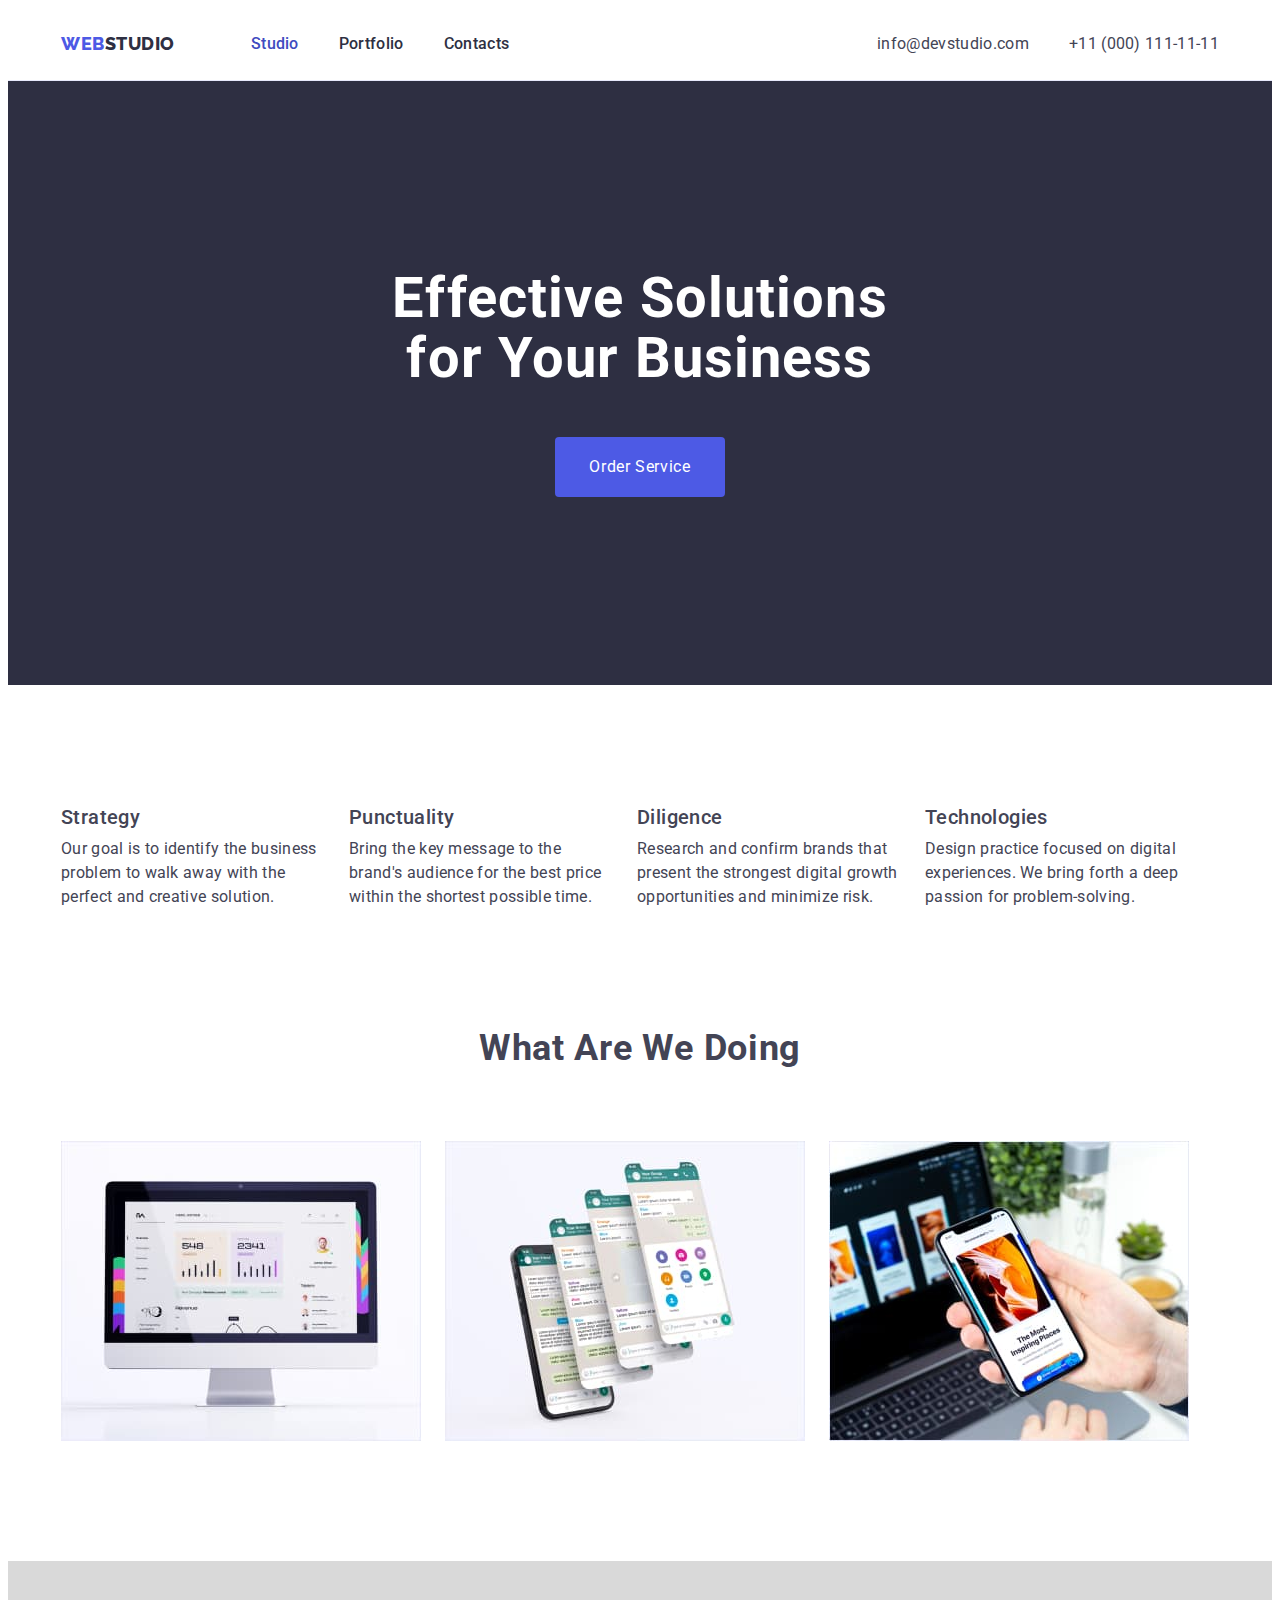
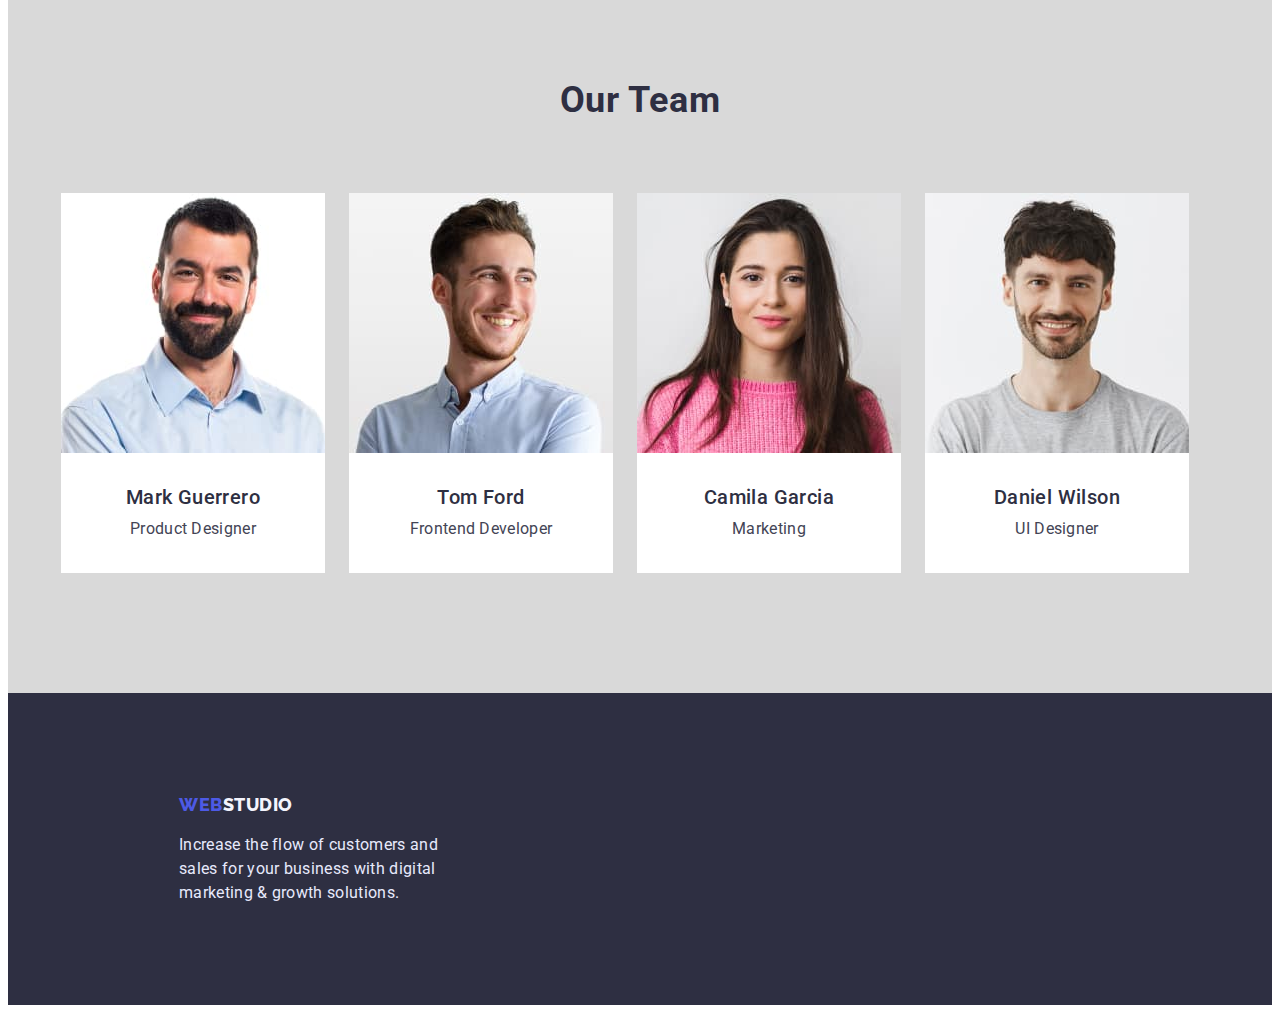
<file: index.html>
<!DOCTYPE html>
<html lang="en">

<head>
  <meta charset="UTF-8" />
  <meta http-equiv="X-UA-Compatible" content="IE=edge" />
  <meta name="viewport" content="width=, initial-scale=1.0" />
  <title>Studio</title>
  <link rel="stylesheet" href="https://cdnjs.cloudflare.com/ajax/libs/modern-normalize/1.1.0/modern-normalize.min.css"
    integrity="sha512-wpPYUAdjBVSE4KJnH1VR1HeZfpl1ub8YT/NKx4PuQ5NmX2tKuGu6U/JRp5y+Y8XG2tV+wKQpNHVUX03MfMFn9Q=="
    crossorigin="anonymous" referrerpolicy="no-referrer" />
  <link rel="preconnect" href="https://fonts.googleapis.com">
  <link rel="preconnect" href="https://fonts.gstatic.com" crossorigin>
  <link href="https://fonts.googleapis.com/css2?family=Raleway:wght@800&family=Roboto:wght@400;500;700&display=swap"
    rel="stylesheet">
  <link rel="stylesheet" href="./css/styles.css" />
</head>

<body>
  <!-- Header -->
  <header class="header">
    <div class="container header-container">
      <nav class="header-nav">
        <a href="./index.html" class="logo"><span class="logo-item">Web</span>Studio</a>
        <ul class="site-nav list">
          <li><a href="./index.html" class="link current">Studio</a></li>
          <li><a href="./portfolio.html" target="_blanc" class="link">Portfolio</a></li>
          <li><a href="#" class="link">Contacts</a></li>
        </ul>
      </nav>
      <address class="address">
        <ul class="auth-nav list">
          <li><a href="mailto:info@devstudio.com" class="link">info@devstudio.com</a></li>
          <li><a href="tel:+110001111111" class="link">+11 (000) 111-11-11</a></li>
        </ul>
      </address>
    </div>
  </header>
  <main>
    <!-- Hero -->
    <section class="hero">
      <h1 class="hero-title">Effective Solutions for Your Business</h1>
      <button type="button" class="hero-button">Order Service</button>
    </section>
    <!-- Advantages -->
    <section class="section advantages-section">
      <h2 class="visually-hidden">Advantages</h2>
      <ul class="list container advantages">
        <li>
          <h3 class="advantages-title">Strategy</h3>
          <p class="advantages-text">
            Our goal is to identify the business problem to walk away with the
            perfect and creative solution.
          </p>
        </li>
        <li>
          <h3 class="advantages-title">Punctuality</h3>
          <p class="advantages-text">
            Bring the key message to the brand's audience for the best price
            within the shortest possible time.
          </p>
        </li>
        <li>
          <h3 class="advantages-title">Diligence</h3>
          <p class="advantages-text">
            Research and confirm brands that present the strongest digital
            growth opportunities and minimize risk.
          </p>
        </li>
        <li>
          <h3 class="advantages-title">Technologies</h3>
          <p class="advantages-text">
            Design practice focused on digital experiences. We bring forth a
            deep passion for problem-solving.
          </p>
        </li>
      </ul>
    </section>
    <!-- What are we doing -->
    <section class="section work-section">
      <div class="container">
        <h2 class="section-title-name">What are we doing</h2>
        <ul class="list work-list">
          <li>
            <img src="./images/what-are-we-doing/imac.jpg" alt="imac" width="360" height="300" />
          </li>
          <li>
            <img src="./images/what-are-we-doing/four-phone-screens.jpg" alt="four-phone-screens" width="360"
              height="300" />
          </li>
          <li>
            <img src="./images/what-are-we-doing/iphone-and-macbook.jpg" alt="iphona-and-macboom" width="360"
              height="300" />
          </li>
        </ul>
      </div>
    </section>
    <!-- Our team -->
    <section class="section team-section">
      <div class="container">
        <h2 class="section-title">Our Team</h2>
        <ul class="list employers">
          <li>
            <img src="./images/our-team/mark-guerrero.jpg" class="empl-card" alt="marc-guerrero" width="264"
              height="260" />
            <div class="employee">
              <h3 class="team-name">Mark Guerrero</h3>
              <p class="team-position">Product Designer</p>
            </div>
          </li>

          <li>
            <img src="./images/our-team/tom-ford.jpg" class="empl-card" alt="tom-ford" width="264" height="260" />
            <div class="employee">
              <h3 class="team-name">Tom Ford</h3>
              <p class="team-position">Frontend Developer</p>
            </div>
          </li>
          <li>
            <img src="./images/our-team/camila-garcia.jpg" class="empl-card" alt="camila-garcia" width="264"
              height="260" />
            <div class="employee">
              <h3 class="team-name">Camila Garcia</h3>
              <p class="team-position">Marketing</p>
            </div>
          </li>
          <li>
            <img src="./images/our-team/daniel-wilson.jpg" alt="daniel-wilson" width="264" height="260" />
            <div class="employee">
              <h3 class="team-name">Daniel Wilson</h3>
              <p class="team-position">UI Designer</p>
            </div>
          </li>
        </ul>
      </div>
    </section>
  </main>
  <!-- Footer -->
  <footer class="footer">
    <div class="container footer-container">
      <a href="./index.html" class="logo"><span class="logo-item">Web</span><span class="
      logo-item-white">Studio</span></a>
      <p class="footer-text">
        Increase the flow of customers and sales for your business with digital
        marketing & growth solutions.
      </p>
    </div>
  </footer>
</body>

</html>
</file>
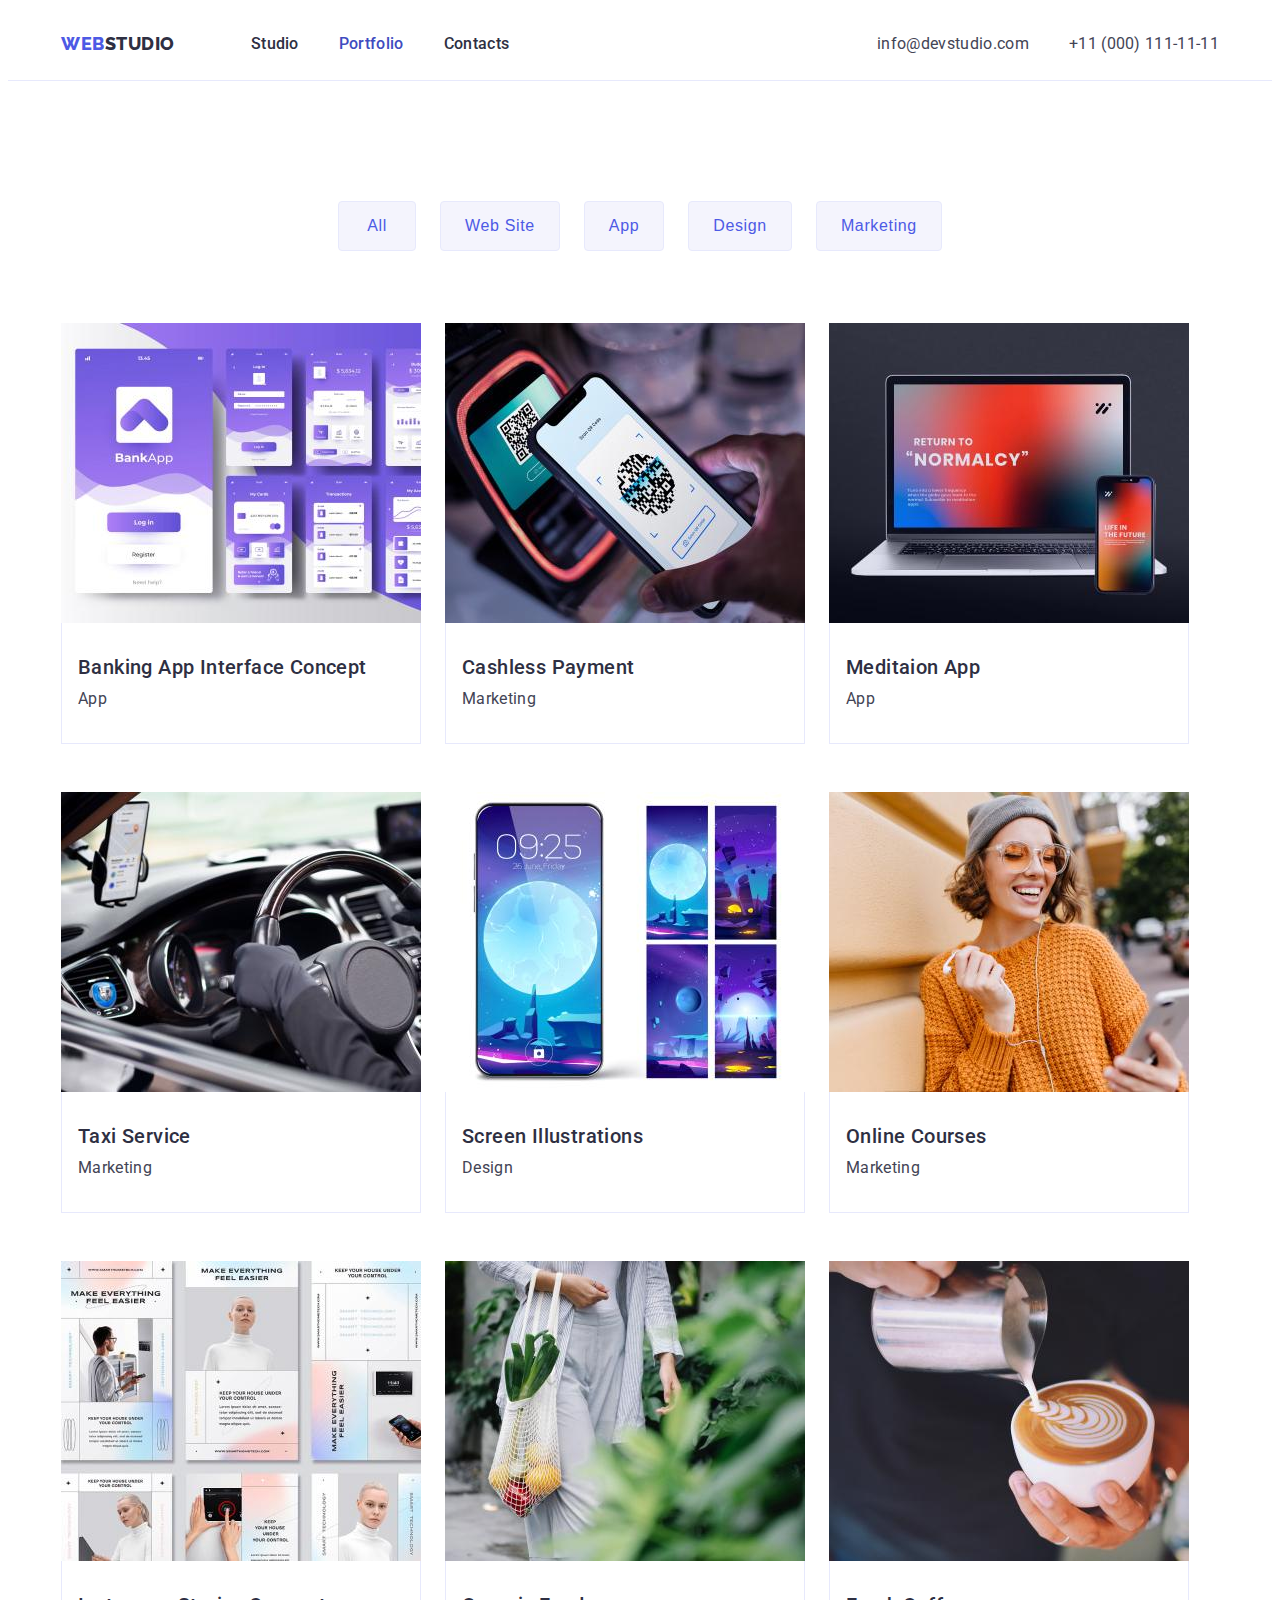
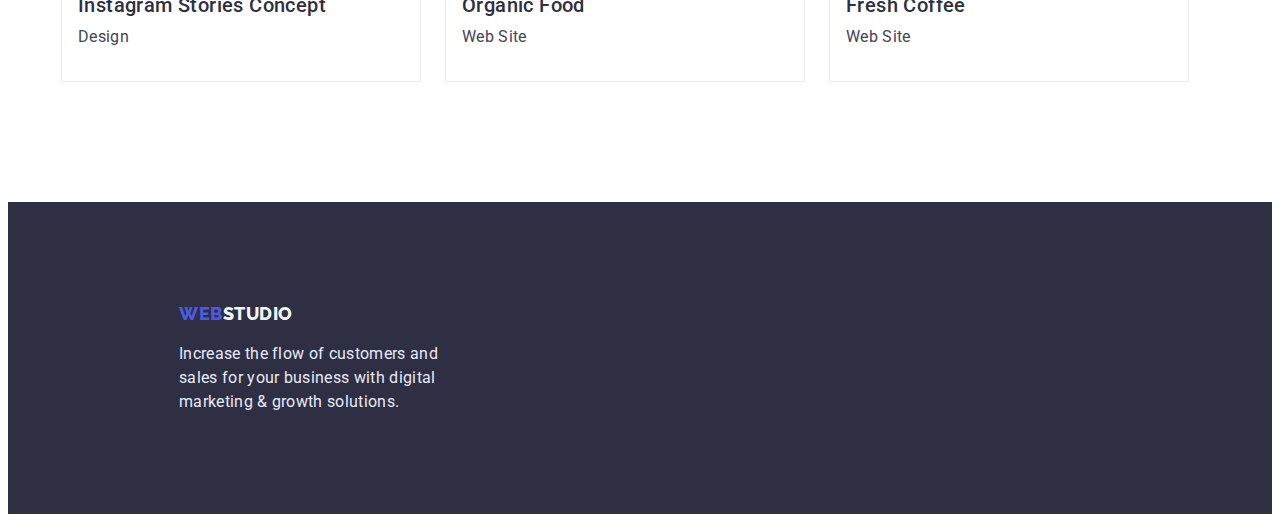
<file: portfolio.html>
<!DOCTYPE html>
<html lang="en">

<head>
  <meta charset="UTF-8" />
  <meta http-equiv="X-UA-Compatible" content="IE=edge" />
  <meta name="viewport" content="width=device-width, initial-scale=1.0" />
  <title>Portfolio</title>
  <link rel="stylesheet" href="https://cdnjs.cloudflare.com/ajax/libs/modern-normalize/1.1.0/modern-normalize.min.css"
    integrity="sha512-wpPYUAdjBVSE4KJnH1VR1HeZfpl1ub8YT/NKx4PuQ5NmX2tKuGu6U/JRp5y+Y8XG2tV+wKQpNHVUX03MfMFn9Q=="
    crossorigin="anonymous" referrerpolicy="no-referrer" />
  <link rel="preconnect" href="https://fonts.googleapis.com">
  <link rel="preconnect" href="https://fonts.gstatic.com" crossorigin>
  <link href="https://fonts.googleapis.com/css2?family=Raleway:wght@800&family=Roboto:wght@400;500;700&display=swap"
    rel="stylesheet">
  <link rel="stylesheet" href="./css/styles.css">
</head>

<body>
  <!-- Header -->
  <header class="header">
    <div class="container header-container">
      <nav class="header-nav">
        <a href="./index.html" class="logo"><span class="logo-item">Web</span>Studio</a>
        <ul class="site-nav list">
          <li><a href="./index.html" target="_blanc" class="link">Studio</a></li>
          <li><a href="#" class="link current">Portfolio</a></li>
          <li><a href="#" class="link">Contacts</a></li>
        </ul>
      </nav>
      <address class="address">
        <ul class="auth-nav list">
          <li><a href="mailto:info@devstudio.com" class="link">info@devstudio.com</a></li>
          <li><a href="tel:+110001111111" class="link">+11 (000) 111-11-11</a></li>
        </ul>
      </address>
    </div>
  </header>

  <main>
    <section class="section portfolio-section">
      <div class="container">
        <h1 class="visually-hidden">Portfolio</h1>
        <!-- Filter -->
        <ul class="list main-menu">
          <li><button type="button" class="filter-button">All</button></li>
          <li><button type="button" class="filter-button">Web Site</button></li>
          <li><button type="button" class="filter-button">App</button></li>
          <li><button type="button" class="filter-button">Design</button></li>
          <li><button type="button" class="filter-button">Marketing</button></li>
        </ul>

        <!-- Portfolio -->
        <ul class="list portfolio-list">
          <li class="portfolio-item">
            <a href="#" class="list-link">
              <img src="./images/portfolio-images/bank-app.jpg" alt="bank-app">
              <div class="card-descr">
                <h2 class="portfolio-title">Banking App Interface Concept</h2>
                <p class="portfolio-text">App</p>
              </div>
            </a>
          </li>
          <li class="portfolio-item">
            <a href="#" class="list-link">
              <img src="./images/portfolio-images/pay-by-phone.jpg" alt="pay-by-phone">
              <div class="card-descr">
                <h2 class="portfolio-title">Cashless Payment</h2>
                <p class="portfolio-text">Marketing</p>
              </div>
            </a>
          </li>
          <li class="portfolio-item">
            <a href="#" class="list-link">
              <img src="./images/portfolio-images/phone-and-mcbook.jpg" alt="phone-and-mcbook">
              <div class="card-descr">
                <h2 class="portfolio-title">Meditaion App</h2>
                <p class="portfolio-text">App</p>
              </div>
            </a>
          </li>
          <li class="portfolio-item">
            <a href="#" class="list-link">
              <img src="./images/portfolio-images/taxi-driver.jpg" alt="taxi-driver">
              <div class="card-descr">
                <h2 class="portfolio-title">Taxi Service</h2>
                <p class="portfolio-text">Marketing</p>
              </div>
            </a>
          </li>
          <li class="portfolio-item">
            <a href="#" class="list-link">
              <img src="./images/portfolio-images/iphone-screen.jpg" alt="iphone-screen">
              <div class="card-descr">
                <h2 class="portfolio-title">Screen Illustrations</h2>
                <p class="portfolio-text">Design</p>
              </div>
            </a>
          </li>
          <li class="portfolio-item">
            <a href="#" class="list-link">
              <img src="./images/portfolio-images/girl-listens-to-music.jpg" alt="girl-listens-to-music">
              <div class="card-descr">
                <h2 class="portfolio-title">Online Courses</h2>
                <p class="portfolio-text">Marketing</p>
            </a>
          </li>
          <li class="portfolio-item">
            <a href="#" class="list-link">
              <img src="./images/portfolio-images/instagram-stories.jpg" alt="instagram-stories">
              <div class="card-descr">
                <h2 class="portfolio-title">Instagram Stories Concept</h2>
                <p class="portfolio-text">Design</p>
              </div>
            </a>
          </li>
          <li class="portfolio-item">
            <a href="#" class="list-link">
              <img src="./images/portfolio-images/shop-bag.jpg" alt="shop-bag">
              <div class="card-descr">
                <h2 class="portfolio-title">Organic Food</h2>
                <p class="portfolio-text">Web Site</p>
              </div>
            </a>
          </li>
          <li class="portfolio-item">
            <a href="#" class="list-link">
              <img src="./images/portfolio-images/cup-of-coffee.jpg" alt="cup-of-coffee">
              <div class="card-descr">
                <h2 class="portfolio-title">Fresh Coffee</h2>
                <p class="portfolio-text">Web Site</p>
              </div>
            </a>
          </li>
        </ul>
      </div>
    </section>
  </main>
  <!-- Footer -->
  <footer class="footer">
    <div class="container footer-container">
      <a href="./index.html" class="logo"><span class="logo-item">Web</span><span class="
        logo-item-white">Studio</span></a>
      <p class="footer-text">
        Increase the flow of customers and sales for your business with digital
        marketing & growth solutions.
      </p>
    </div>
  </footer>
</body>

</html>
</file>
<file: css/styles.css>
:root {
  --primary-text-color: #434455;
  --title-text-color: #2e2f42;
  --accent-color: #404bbf;
}

h1,
h2,
h3,
h4,
h5,
h6,
p {
  margin: 0;
}

ul {
  margin: 0;
  padding: 0;
}

/* Common */
body {
  color: var(--primary-text-color);
  background-color: #ffffff;
  font-family: 'Roboto', sans-serif;
  font-style: normal;
}

.list {
  list-style: none;
}

.section {
  padding-top: 120px;
  padding-bottom: 120px;
}

.section-title {
  color: var(--title-text-color);
  font-weight: 700;
  font-size: 36px;
  line-height: 1.11;
  text-align: center;
  letter-spacing: 0.02em;
  text-transform: capitalize;
}

.visually-hidden {
  position: absolute;
  width: 1px;
  height: 1px;
  margin: -1px;
  border: 0;
  padding: 0;
  white-space: nowrap;
  clip-path: inset(100%);
  clip: rect(0 0 0 0);
  overflow: hidden;
}

.container {
  width: 1158px;
  margin: auto;
  padding-right: 15px;
  padding-left: 15px;
  /* outline: 1px solid red; */
}

/* Header */

.header {
  padding: 24px 0;
  border-bottom: 1px solid #e7e9fc;
}
.header-container {
  display: flex;
  align-items: center;
}

.header-nav {
  display: flex;
  align-items: center;
}

.logo {
  margin-right: 76px;
  color: var(--title-text-color);
  text-decoration: none;
  font-family: 'Raleway';
  font-weight: 800;
  font-size: 18px;
  line-height: 1.33;
  letter-spacing: 0.03em;
  text-transform: uppercase;
}

.logo-item {
  font-family: 'Raleway';
  font-weight: 800;
  font-size: 18px;
  line-height: 1.33;
  letter-spacing: 0.03em;
  text-transform: uppercase;
  color: #4d5ae5;
}

.site-nav {
  display: flex;
  gap: 40px;
}

.site-nav .link {
  color: var(--title-text-color);
  text-decoration: none;
  font-weight: 500;
  font-size: 16px;
  line-height: 1.5;
  letter-spacing: 0.02em;
}

.site-nav .link.current {
  color: var(--accent-color);
  text-decoration: none;
}

.address {
  margin-left: auto;
}

.auth-nav {
  display: flex;
  gap: 40px;
}

.auth-nav .link {
  color: var(--primary-text-color);
  text-decoration: none;
  font-style: normal;
  font-size: 16px;
  line-height: 1.5;
  letter-spacing: 0.02em;
}

.site-nav .link:hover,
.site-nav .link:focus,
.auth-nav .link:hover,
.auth-nav .link:focus {
  color: var(--accent-color);
}

/* Main Page */

/* Hero */

.hero {
  background-color: #2e2f42;
  padding: 188px;
  text-align: center;
}

.hero-title {
  margin: auto;
  margin-bottom: 48px;
  color: #ffffff;
  font-size: 56px;
  line-height: 1.07;
  letter-spacing: 0.02em;
  max-width: 496px;
}

.hero-button {
  padding: 16px 32px;
  font-family: inherit;
  color: #ffffff;
  background-color: #4d5ae5;
  font-size: 16px;
  line-height: 1.5;
  align-items: center;
  letter-spacing: 0.04em;
  display: block;
  cursor: pointer;
  margin: 0 auto;
  border-radius: 4px;
  border-color: transparent;
  min-width: 169px;
}

.hero-button:hover,
.hero-button:focus {
  color: #ffffff;
  background-color: #404bbf;
  cursor: pointer;
  padding: 16px 32px;
  background: #404bbf;
  box-shadow: 0px 4px 4px rgba(0, 0, 0, 0.15);
  border-radius: 4px;
}

/* Advantages */

.advantages {
  display: flex;
  gap: 24px;
}

.advantages-title {
  font-weight: 500;
  font-size: 20px;
  line-height: 1.2;
  letter-spacing: 0.02em;
  margin-bottom: 8px;
}

.advantages-text {
  color: var(--primary-text-color);
  font-size: 16px;
  line-height: 1.5;
  letter-spacing: 0.02em;
  max-width: 264px;
}

/* What we are doing */

.work-section {
  padding-top: 0;
}

.section-title-name {
  margin-bottom: 72px;
  text-align: center;
  font-family: 'Roboto';
  font-size: 36px;
  line-height: 1.11;
  letter-spacing: 0.02em;
  text-transform: capitalize;
}

.work-list {
  display: flex;
  gap: 24px;
}

/* Team */

.team-section {
  background-color: #d9d9d9;
  padding-bottom: 120px;
}

.team-section .section-title {
  margin: 0;
  margin-bottom: 72px;
}

.empl-card {
  display: block;
  max-width: 100%;
  height: auto;
}

.employers {
  display: flex;
  gap: 24px;
}

.employee {
  background-color: #ffffff;
  text-align: center;
  padding: 32px;
}

.team-name {
  color: var(--title-text-color);
  font-weight: 500;
  font-size: 20px;
  line-height: 1.2;
  letter-spacing: 0.02em;
  margin-bottom: 8px;
}
.team-position {
  color: var(--primary-text-color);
  font-size: 16px;
  line-height: 1.5;
  letter-spacing: 0.02em;
}

/* Footer */
.footer {
  background-color: #2e2f42;
  color: #e7e9fc;
}

.footer-container {
  display: inline-block;
  padding-top: 100px;
  padding-bottom: 100px;
  margin-left: 156px;
}

.logo-item-white {
  color: #f4f4fd;
  font-family: 'Raleway';
  font-style: normal;
  font-weight: 800;
  font-size: 18px;
  line-height: 1.17;
  letter-spacing: 0.03em;
  text-transform: uppercase;
}

.footer-text {
  font-size: 16px;
  line-height: 1.5;
  letter-spacing: 0.02em;
  color: #e7e9fc;
  margin-top: 16px;
  max-width: 263px;
  margin-right: 0;
}

/* Portfolio */

img {
  display: block;
  max-width: 100%;
  height: auto;
}

.main-menu {
  display: flex;
  justify-content: center;
  gap: 24px;
  margin-bottom: 72px;
}
.filter-button {
  padding: 12px 24px;
  min-width: 78px;
  border: 1px solid #e7e9fc;
  border-radius: 4px;
  color: #4d5ae5;
  background-color: #f4f4fd;
  font-weight: 500;
  font-size: 16px;
  line-height: 1.5;
  letter-spacing: 0.04em;
  cursor: pointer;
}

.filter-button:hover,
.filter-button:focus {
  padding: 12px 24px;
  color: #ffffff;
  background-color: #404bbf;
  cursor: pointer;
  border-radius: 4px;
}

.portfolio-list {
  display: flex;
  flex-wrap: wrap;
  gap: 48px 24px;
}

.portfolio-item {
  width: 360px;
}

.list-link {
  text-decoration: none;
}

.card-descr {
  padding: 32px 16px;
  border-right: 1px solid #e7e9fc;
  border-bottom: 1px solid #e7e9fc;
  border-left: 1px solid #e7e9fc;
}

.portfolio-title {
  font-weight: 500;
  font-size: 20px;
  line-height: 1.2;
  letter-spacing: 0.02em;
  color: var(--title-text-color);
  margin-bottom: 8px;
}

.portfolio-text {
  color: var(--primary-text-color);
  font-size: 16px;
  line-height: 1.5;
  letter-spacing: 0.02em;
}
</file>
